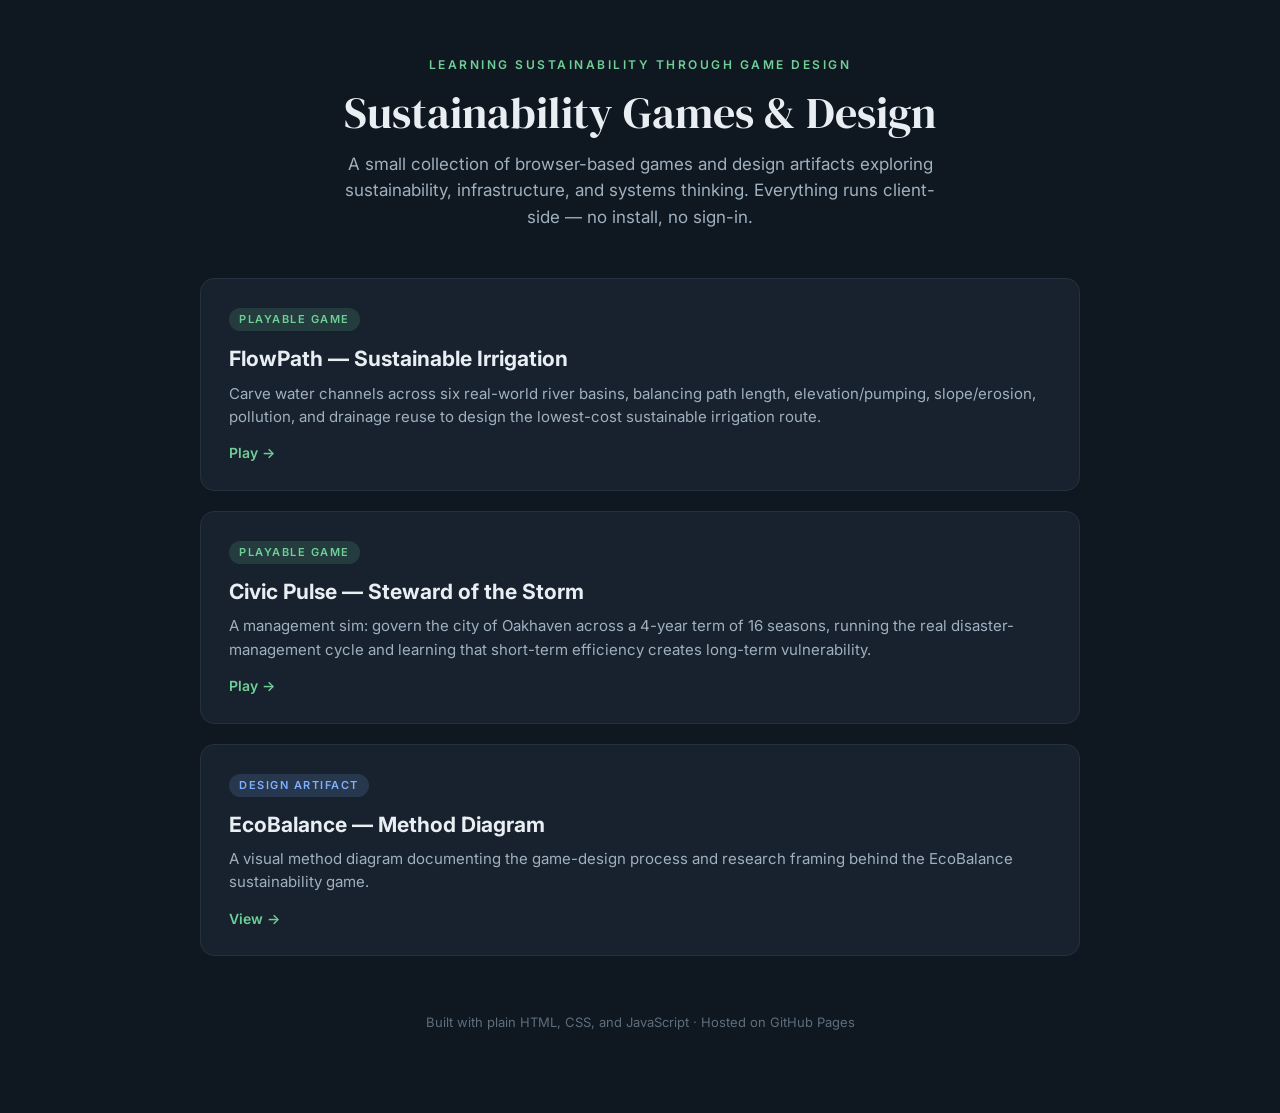
<file: index.html>
<!DOCTYPE html>
<html lang="en">
<head>
<meta charset="UTF-8">
<meta name="viewport" content="width=device-width, initial-scale=1.0">
<title>Sustainability Games &amp; Design</title>
<style>
  @import url('https://fonts.googleapis.com/css2?family=Inter:wght@300;400;500;600;700;800&family=DM+Serif+Display&display=swap');
  * { box-sizing: border-box; margin: 0; padding: 0; }
  body {
    background: #0f1720;
    color: #e9eef3;
    font-family: 'Inter', system-ui, sans-serif;
    min-height: 100vh;
    padding: 56px 20px 80px;
    line-height: 1.55;
  }
  .wrap { max-width: 880px; margin: 0 auto; }
  header { text-align: center; margin-bottom: 48px; }
  .eyebrow {
    font-size: 12px; font-weight: 600; letter-spacing: 2.5px;
    text-transform: uppercase; color: #6fcf97; margin-bottom: 14px;
  }
  h1 {
    font-family: 'DM Serif Display', serif; font-weight: 400;
    font-size: 44px; line-height: 1.1; margin-bottom: 14px;
  }
  .lede { color: #9fb0bf; font-size: 17px; max-width: 620px; margin: 0 auto; }
  .grid { display: grid; gap: 20px; }
  .card {
    display: block; text-decoration: none; color: inherit;
    background: #18222e; border: 1px solid #243140; border-radius: 14px;
    padding: 26px 28px; transition: transform .15s ease, border-color .15s ease, background .15s ease;
  }
  .card:hover { transform: translateY(-3px); border-color: #6fcf97; background: #1c2836; }
  .card-tag {
    display: inline-block; font-size: 11px; font-weight: 600; letter-spacing: 1.5px;
    text-transform: uppercase; padding: 3px 10px; border-radius: 999px; margin-bottom: 12px;
  }
  .tag-game { background: rgba(111,207,151,.15); color: #6fcf97; }
  .tag-design { background: rgba(127,176,255,.15); color: #7fb0ff; }
  .card h2 { font-size: 21px; font-weight: 700; margin-bottom: 6px; }
  .card p { color: #9fb0bf; font-size: 15px; }
  .card .go { margin-top: 14px; font-size: 14px; font-weight: 600; color: #6fcf97; }
  footer { margin-top: 56px; text-align: center; color: #5d6e7d; font-size: 13px; }
</style>
</head>
<body>
  <div class="wrap">
    <header>
      <div class="eyebrow">Learning Sustainability Through Game Design</div>
      <h1>Sustainability Games &amp; Design</h1>
      <p class="lede">A small collection of browser-based games and design artifacts exploring sustainability,
        infrastructure, and systems thinking. Everything runs client-side — no install, no sign-in.</p>
    </header>

    <div class="grid">
      <a class="card" href="Games_02/index.html">
        <span class="card-tag tag-game">Playable Game</span>
        <h2>FlowPath — Sustainable Irrigation</h2>
        <p>Carve water channels across six real-world river basins, balancing path length, elevation/pumping,
          slope/erosion, pollution, and drainage reuse to design the lowest-cost sustainable irrigation route.</p>
        <div class="go">Play →</div>
      </a>

      <a class="card" href="Games_02/civic-pulse/index.html">
        <span class="card-tag tag-game">Playable Game</span>
        <h2>Civic Pulse — Steward of the Storm</h2>
        <p>A management sim: govern the city of Oakhaven across a 4-year term of 16 seasons, running the real
          disaster-management cycle and learning that short-term efficiency creates long-term vulnerability.</p>
        <div class="go">Play →</div>
      </a>

      <a class="card" href="Games_01/Method_Diagram_EcoBalance.html">
        <span class="card-tag tag-design">Design Artifact</span>
        <h2>EcoBalance — Method Diagram</h2>
        <p>A visual method diagram documenting the game-design process and research framing behind the
          EcoBalance sustainability game.</p>
        <div class="go">View →</div>
      </a>
    </div>

    <footer>Built with plain HTML, CSS, and JavaScript · Hosted on GitHub Pages</footer>
  </div>
</body>
</html>
</file>
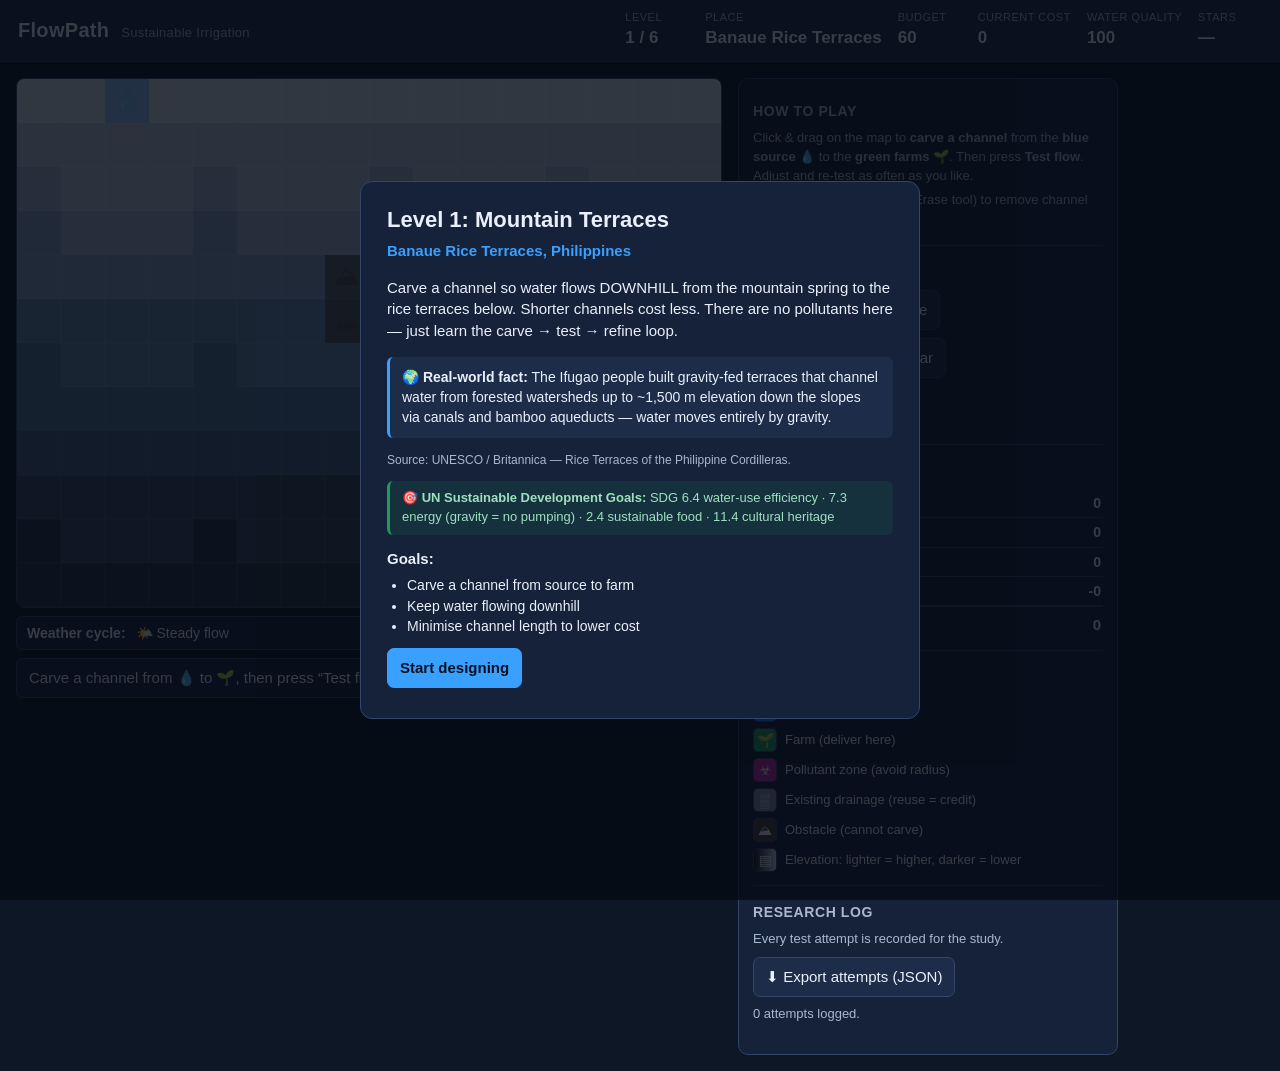
<file: Games_02/index.html>
<!DOCTYPE html>
<html lang="en">
<head>
<meta charset="utf-8">
<meta name="viewport" content="width=device-width, initial-scale=1">
<title>FlowPath — Sustainable Irrigation</title>
<link rel="stylesheet" href="css/style.css">
</head>
<body>
<header id="hud">
  <div class="hud-title">FlowPath <span class="sub">Sustainable Irrigation</span></div>
  <div class="hud-stats">
    <div class="stat"><span class="label">Level</span><span id="hud-level">1 / 6</span></div>
    <div class="stat"><span class="label">Place</span><span id="hud-place">—</span></div>
    <div class="stat"><span class="label">Budget</span><span id="hud-budget">0</span></div>
    <div class="stat"><span class="label">Current cost</span><span id="hud-cost">0</span></div>
    <div class="stat"><span class="label">Water quality</span><span id="hud-quality">100</span></div>
    <div class="stat"><span class="label">Stars</span><span id="hud-stars">—</span></div>
  </div>
</header>

<main>
  <section id="stage">
    <canvas id="map" width="704" height="528" aria-label="Irrigation map. Carve a water path from the source to the farms." role="img" tabindex="0"></canvas>
    <div id="weather-bar" aria-live="polite"></div>
    <div id="message" role="status" aria-live="polite"></div>
  </section>

  <aside id="panel">
    <div class="panel-block">
      <h2>How to play</h2>
      <p class="hint">Click &amp; drag on the map to <b>carve a channel</b> from the <b>blue source</b> 💧 to the <b>green farms</b> 🌱. Then press <b>Test flow</b>. Adjust and re-test as often as you like.</p>
      <p class="hint">Right-click (or drag with the Erase tool) to remove channel tiles.</p>
    </div>

    <div class="panel-block">
      <h2>Tools</h2>
      <div class="btn-row">
        <button id="tool-carve" class="tool active">✏️ Carve</button>
        <button id="tool-erase" class="tool">🧽 Erase</button>
      </div>
      <div class="btn-row">
        <button id="btn-test" class="primary">▶ Test flow</button>
        <button id="btn-clear">↺ Clear</button>
      </div>
      <div class="btn-row">
        <button id="btn-prev">◀ Prev</button>
        <button id="btn-next">Next ▶</button>
      </div>
    </div>

    <div class="panel-block">
      <h2>Cost breakdown</h2>
      <table id="cost-table">
        <tr><td>Channel length</td><td id="c-length">0</td></tr>
        <tr><td>Pumping (uphill lift)</td><td id="c-pump">0</td></tr>
        <tr><td>Lining (steep segments)</td><td id="c-line">0</td></tr>
        <tr><td>Drainage reuse credit</td><td id="c-reuse">0</td></tr>
        <tr class="total"><td>Total cost</td><td id="c-total">0</td></tr>
      </table>
    </div>

    <div class="panel-block">
      <h2>Legend</h2>
      <ul id="legend">
        <li><span class="chip src">💧</span> Water source</li>
        <li><span class="chip sink">🌱</span> Farm (deliver here)</li>
        <li><span class="chip poll">☣</span> Pollutant zone (avoid radius)</li>
        <li><span class="chip drain">▒</span> Existing drainage (reuse = credit)</li>
        <li><span class="chip obs">⛰</span> Obstacle (cannot carve)</li>
        <li><span class="chip elev">▤</span> Elevation: lighter = higher, darker = lower</li>
      </ul>
    </div>

    <div class="panel-block">
      <h2>Research log</h2>
      <p class="hint">Every test attempt is recorded for the study.</p>
      <div class="btn-row">
        <button id="btn-export">⬇ Export attempts (JSON)</button>
      </div>
      <p class="hint" id="log-count">0 attempts logged.</p>
    </div>
  </aside>
</main>

<!-- Level intro / result modal -->
<div id="modal" class="hidden" role="dialog" aria-modal="true">
  <div class="modal-card">
    <h2 id="modal-title">Level</h2>
    <p id="modal-place" class="modal-place"></p>
    <p id="modal-body"></p>
    <p id="modal-fact" class="fact"></p>
    <p id="modal-source" class="source"></p>
    <p id="modal-sdg" class="sdg"></p>
    <div id="modal-objectives"></div>
    <div class="btn-row">
      <button id="modal-go" class="primary">Start</button>
    </div>
  </div>
</div>

<!-- No ES modules: plain scripts so the game runs from file:// by double-clicking index.html -->
<script src="js/levels.js"></script>
<script src="js/grid.js"></script>
<script src="js/simulation.js"></script>
<script src="js/telemetry.js"></script>
<script src="js/ui.js"></script>
<script src="js/main.js"></script>
</body>
</html>
</file>
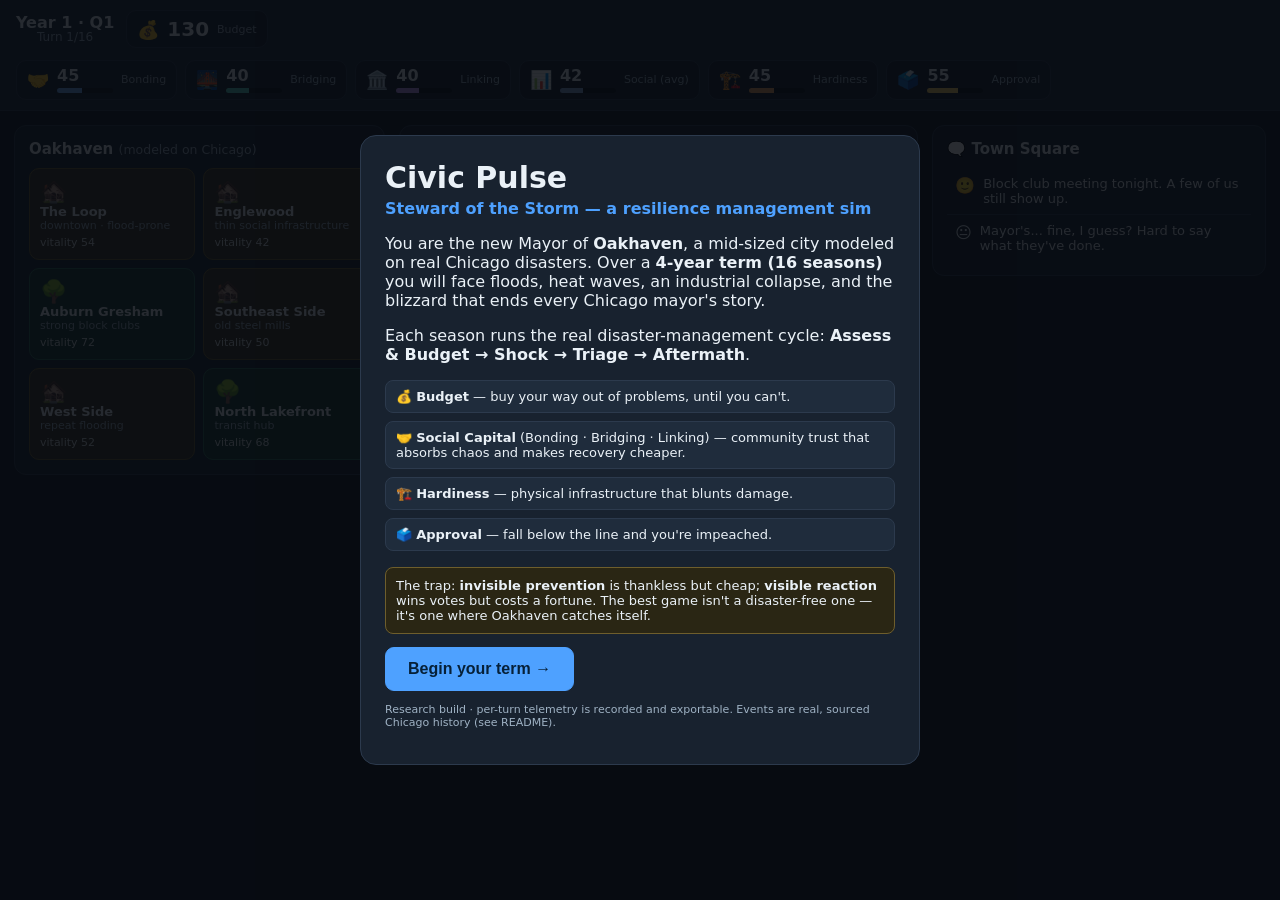
<file: Games_02/civic-pulse/index.html>
<!DOCTYPE html>
<html lang="en">
<head>
  <meta charset="utf-8" />
  <meta name="viewport" content="width=device-width, initial-scale=1" />
  <title>Civic Pulse — Steward of the Storm</title>
  <link rel="stylesheet" href="css/style.css" />
</head>
<body>

  <!-- decorative seasonal weather layer (pointer-events:none) -->
  <div id="weather" class="weather-layer"></div>

  <!-- Intro / briefing modal -->
  <div id="modal" class="modal">
    <div class="modal-card">
      <h1>Civic Pulse</h1>
      <p class="tagline">Steward of the Storm — a resilience management sim</p>
      <p>You are the new Mayor of <b>Oakhaven</b>, a mid-sized city modeled on real
         Chicago disasters. Over a <b>4-year term (16 seasons)</b> you will face floods,
         heat waves, an industrial collapse, and the blizzard that ends every Chicago
         mayor's story.</p>
      <p>Each season runs the real disaster-management cycle:
         <b>Assess &amp; Budget → Shock → Triage → Aftermath</b>.</p>
      <ul class="brief">
        <li>💰 <b>Budget</b> — buy your way out of problems, until you can't.</li>
        <li>🤝 <b>Social Capital</b> (Bonding · Bridging · Linking) — community trust that
            absorbs chaos and makes recovery cheaper.</li>
        <li>🏗️ <b>Hardiness</b> — physical infrastructure that blunts damage.</li>
        <li>🗳️ <b>Approval</b> — fall below the line and you're impeached.</li>
      </ul>
      <p class="warn-text">The trap: <b>invisible prevention</b> is thankless but cheap;
         <b>visible reaction</b> wins votes but costs a fortune. The best game isn't a
         disaster-free one — it's one where Oakhaven catches itself.</p>
      <button id="beginBtn" class="primary big">Begin your term →</button>
      <p class="footnote">Research build · per-turn telemetry is recorded and exportable.
         Events are real, sourced Chicago history (see README).</p>
    </div>
  </div>

  <header id="hud"></header>

  <main id="game">
    <section id="map" class="col"></section>
    <section id="panel" class="col panel"></section>
    <aside id="townsquare" class="col"></aside>
  </main>

  <!-- load order matters (plain scripts, no modules, so double-click works) -->
  <script src="js/balance.js"></script>
  <script src="js/events.js"></script>
  <script src="js/telemetry.js"></script>
  <script src="js/state.js"></script>
  <script src="js/engine.js"></script>
  <script src="js/ui.js"></script>
  <script src="js/effects.js"></script>
  <script src="js/main.js"></script>
</body>
</html>
</file>
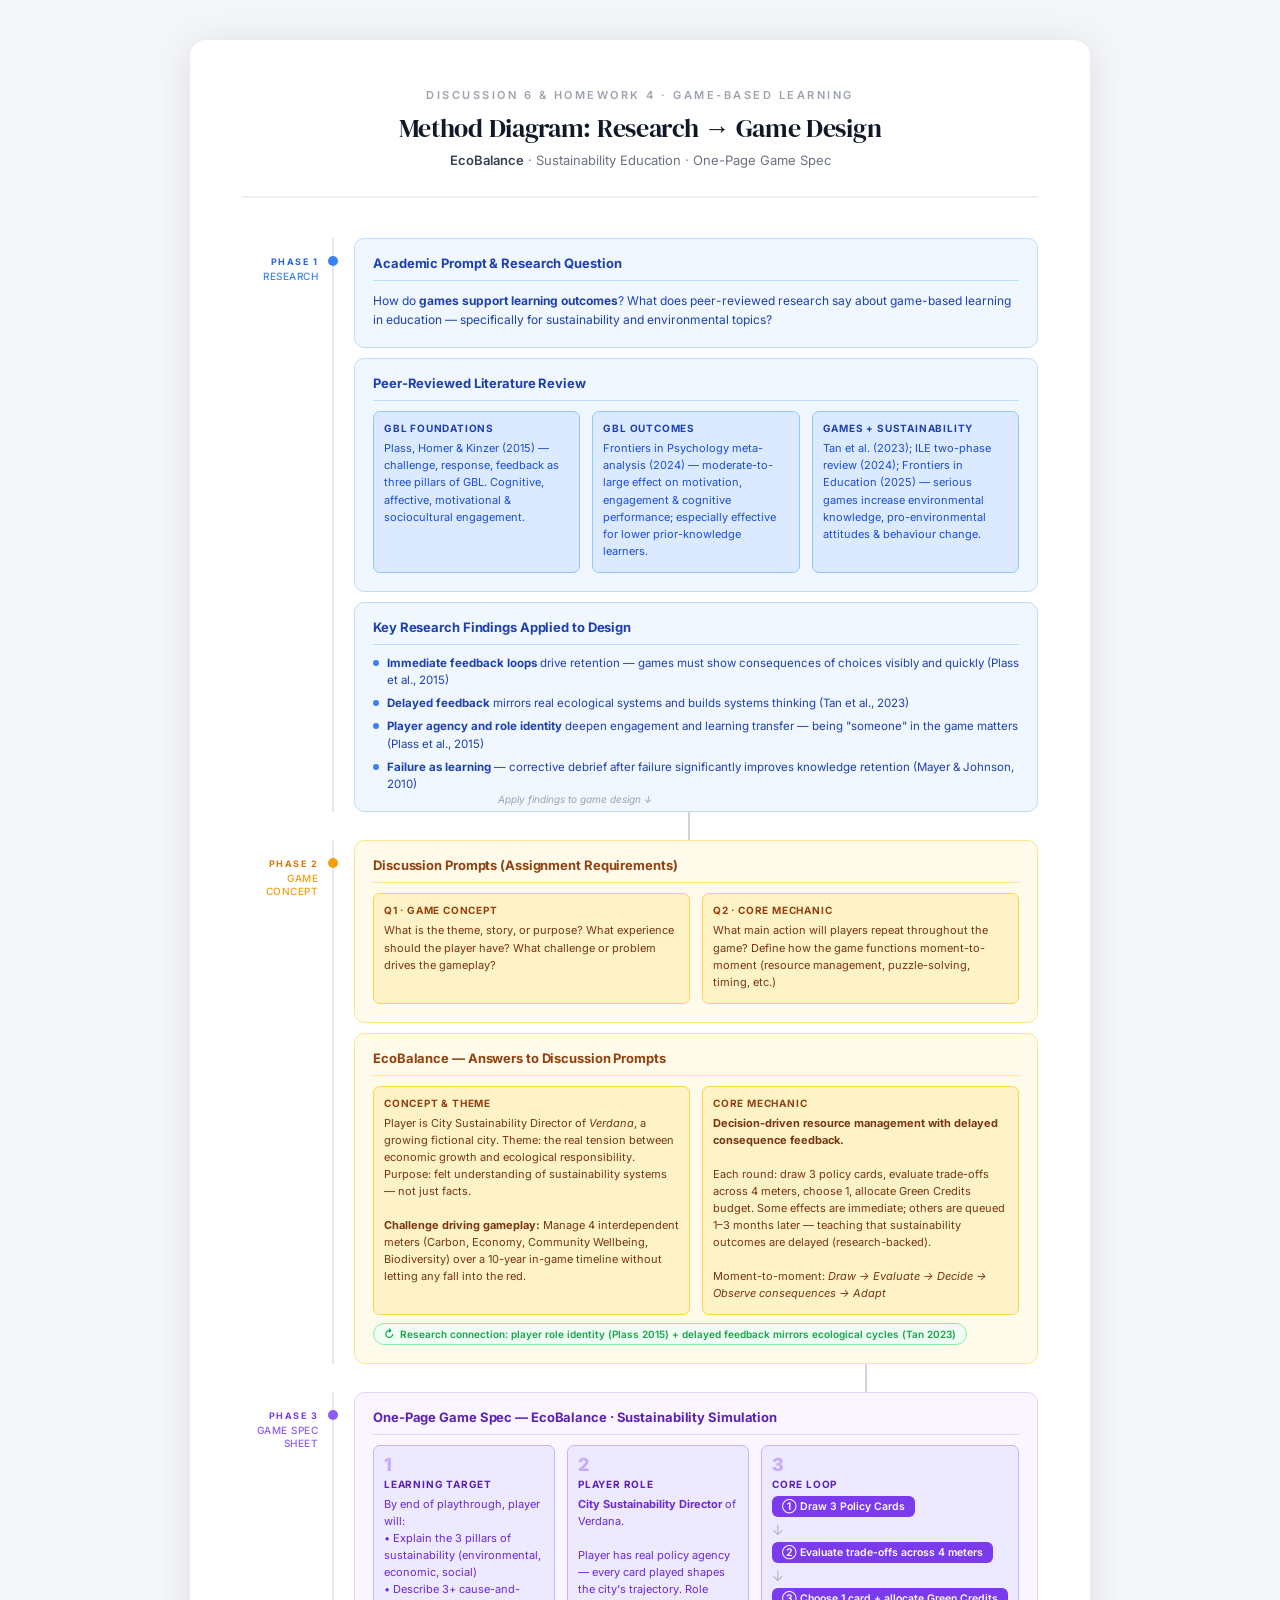
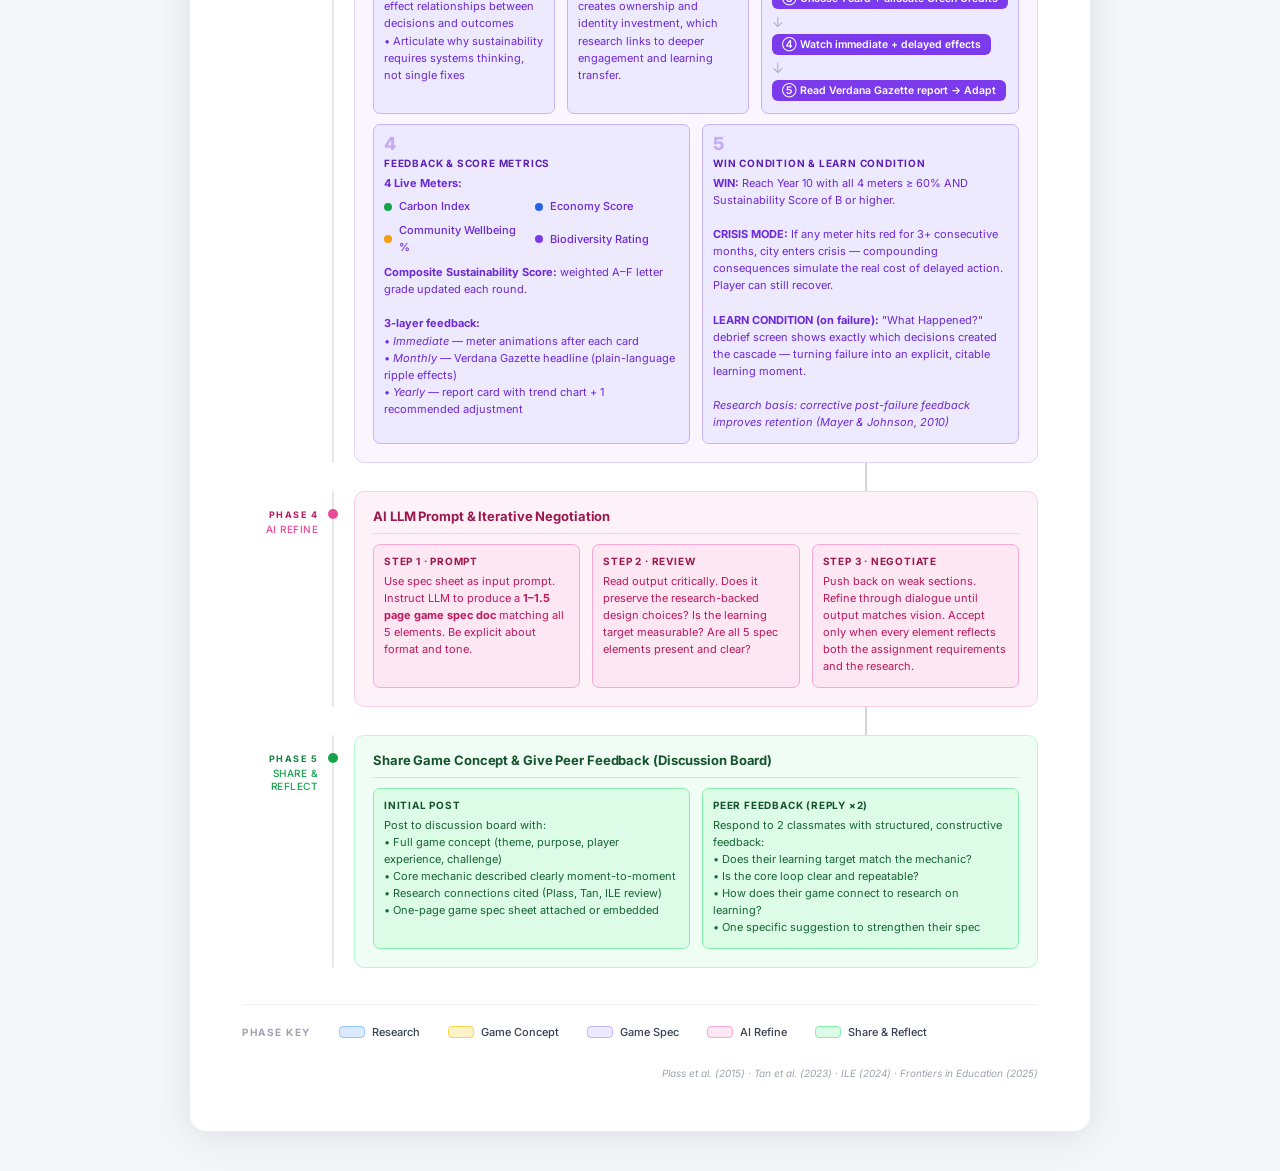
<file: Games_01/Method_Diagram_EcoBalance.html>
<!DOCTYPE html>
<html lang="en">
<head>
<meta charset="UTF-8">
<meta name="viewport" content="width=device-width, initial-scale=1.0">
<title>Method Diagram — EcoBalance Game Design</title>
<style>
  @import url('https://fonts.googleapis.com/css2?family=Inter:wght@300;400;500;600;700;800&family=DM+Serif+Display&display=swap');

  * { box-sizing: border-box; margin: 0; padding: 0; }

  body {
    background: #f4f6f9;
    font-family: 'Inter', system-ui, sans-serif;
    display: flex;
    justify-content: center;
    align-items: flex-start;
    min-height: 100vh;
    padding: 40px 20px;
  }

  .page {
    width: 900px;
    background: #ffffff;
    border-radius: 16px;
    box-shadow: 0 4px 40px rgba(0,0,0,0.10);
    padding: 48px 52px 52px;
  }

  /* ── HEADER ── */
  .header {
    text-align: center;
    margin-bottom: 40px;
    padding-bottom: 28px;
    border-bottom: 2px solid #f0f0f2;
  }
  .header-eyebrow {
    font-size: 11px;
    font-weight: 600;
    letter-spacing: 2.5px;
    text-transform: uppercase;
    color: #9ca3af;
    margin-bottom: 8px;
  }
  .header-title {
    font-family: 'DM Serif Display', Georgia, serif;
    font-size: 26px;
    color: #111827;
    margin-bottom: 6px;
    letter-spacing: -0.3px;
  }
  .header-sub {
    font-size: 13px;
    color: #6b7280;
    font-weight: 400;
  }
  .header-sub strong { color: #374151; font-weight: 600; }

  /* ── PHASE STRUCTURE ── */
  .phase-row {
    display: flex;
    align-items: flex-start;
    gap: 0;
    margin-bottom: 0;
  }

  /* Left phase label */
  .phase-label {
    width: 90px;
    flex-shrink: 0;
    padding-top: 18px;
    padding-right: 14px;
    display: flex;
    flex-direction: column;
    align-items: flex-end;
    gap: 3px;
  }
  .phase-num {
    font-size: 9px;
    font-weight: 700;
    letter-spacing: 1.5px;
    text-transform: uppercase;
  }
  .phase-name {
    font-size: 10px;
    font-weight: 500;
    text-transform: uppercase;
    letter-spacing: 0.5px;
    text-align: right;
    line-height: 1.3;
  }

  /* Connector line running down left side */
  .phase-line {
    width: 2px;
    background: #e5e7eb;
    margin-right: 20px;
    flex-shrink: 0;
    align-self: stretch;
    border-radius: 2px;
    position: relative;
  }
  .phase-line::before {
    content: '';
    position: absolute;
    top: 18px;
    left: -4px;
    width: 10px;
    height: 10px;
    border-radius: 50%;
    background: currentColor;
  }

  /* Box content area */
  .phase-content {
    flex: 1;
    padding-bottom: 0;
  }

  /* Arrow between phases */
  .arrow-row {
    display: flex;
    align-items: center;
    margin: 0;
    padding-left: 112px;
  }
  .arrow-shaft {
    width: 2px;
    height: 28px;
    background: #d1d5db;
    margin-left: 50%;
    transform: translateX(-50%);
  }
  .arrow-label {
    font-size: 10px;
    color: #9ca3af;
    font-style: italic;
    margin-left: 16px;
    margin-top: -14px;
  }

  /* ── PHASE BOXES ── */
  .box {
    border-radius: 10px;
    border: 1.5px solid;
    padding: 16px 18px 18px;
    margin-bottom: 0;
    position: relative;
  }
  .box-title {
    font-size: 13px;
    font-weight: 700;
    margin-bottom: 10px;
    padding-bottom: 9px;
    border-bottom: 1px solid;
    letter-spacing: -0.1px;
  }

  /* Grid layouts inside boxes */
  .cols-3 { display: grid; grid-template-columns: 1fr 1fr 1fr; gap: 12px; }
  .cols-2 { display: grid; grid-template-columns: 1fr 1fr; gap: 12px; }
  .cols-5 { display: grid; grid-template-columns: 1fr 1fr 1fr 1fr 1fr; gap: 8px; }

  .col-cell {
    padding: 10px 10px 12px;
    border-radius: 7px;
    border: 1px solid;
  }
  .col-cell-num {
    font-size: 18px;
    font-weight: 800;
    line-height: 1;
    margin-bottom: 4px;
    opacity: 0.35;
  }
  .col-cell-label {
    font-size: 10px;
    font-weight: 700;
    text-transform: uppercase;
    letter-spacing: 0.8px;
    margin-bottom: 6px;
  }
  .col-cell-body {
    font-size: 11px;
    line-height: 1.55;
    font-weight: 400;
  }

  /* Single-column text block */
  .text-block {
    font-size: 12px;
    line-height: 1.6;
    color: inherit;
  }

  /* Research citation list */
  .cite-list {
    display: flex;
    flex-direction: column;
    gap: 6px;
  }
  .cite-item {
    display: flex;
    gap: 8px;
    align-items: flex-start;
    font-size: 11.5px;
    line-height: 1.5;
  }
  .cite-dot {
    width: 6px;
    height: 6px;
    border-radius: 50%;
    flex-shrink: 0;
    margin-top: 5px;
  }

  /* Loop step pills */
  .loop-pills {
    display: flex;
    align-items: center;
    flex-wrap: wrap;
    gap: 6px;
    margin-top: 6px;
  }
  .loop-pill {
    font-size: 11px;
    font-weight: 600;
    padding: 5px 12px;
    border-radius: 20px;
    white-space: nowrap;
  }
  .loop-arrow {
    font-size: 14px;
    color: #9ca3af;
    font-weight: 300;
  }

  /* Metrics grid */
  .metrics-grid {
    display: grid;
    grid-template-columns: 1fr 1fr;
    gap: 7px;
  }
  .metric-item {
    display: flex;
    align-items: center;
    gap: 7px;
    font-size: 11px;
    font-weight: 500;
  }
  .metric-dot {
    width: 8px;
    height: 8px;
    border-radius: 50%;
    flex-shrink: 0;
  }

  /* ── PHASE COLOR THEMES ── */

  /* Phase 1 — Research (Blue) */
  .p1-label .phase-num  { color: #2563eb; }
  .p1-label .phase-name { color: #3b82f6; }
  .p1-line { color: #93c5fd; }
  .p1-line::before { background: #3b82f6; }
  .box-p1 { background: #f0f7ff; border-color: #bfdbfe; }
  .box-p1 .box-title { color: #1e40af; border-bottom-color: #bfdbfe; }
  .box-p1 .col-cell { background: #dbeafe; border-color: #93c5fd; }
  .box-p1 .col-cell-label { color: #1e40af; }
  .box-p1 .col-cell-body { color: #1d4ed8; }
  .box-p1 .col-cell-num { color: #1e40af; }
  .box-p1 .cite-dot { background: #3b82f6; }
  .box-p1 .cite-item { color: #1e40af; }

  /* Phase 2 — Concept (Amber) */
  .p2-label .phase-num  { color: #d97706; }
  .p2-label .phase-name { color: #f59e0b; }
  .p2-line { color: #fcd34d; }
  .p2-line::before { background: #f59e0b; }
  .box-p2 { background: #fffbeb; border-color: #fde68a; }
  .box-p2 .box-title { color: #92400e; border-bottom-color: #fde68a; }
  .box-p2 .col-cell { background: #fef3c7; border-color: #fcd34d; }
  .box-p2 .col-cell-label { color: #92400e; }
  .box-p2 .col-cell-body { color: #78350f; }
  .box-p2 .col-cell-num { color: #b45309; }

  /* Phase 3 — Spec (Purple) */
  .p3-label .phase-num  { color: #7c3aed; }
  .p3-label .phase-name { color: #8b5cf6; }
  .p3-line { color: #c4b5fd; }
  .p3-line::before { background: #8b5cf6; }
  .box-p3 { background: #faf5ff; border-color: #ddd6fe; }
  .box-p3 .box-title { color: #5b21b6; border-bottom-color: #ddd6fe; }
  .box-p3 .col-cell { background: #ede9fe; border-color: #c4b5fd; }
  .box-p3 .col-cell-label { color: #5b21b6; }
  .box-p3 .col-cell-body { color: #6d28d9; }
  .box-p3 .col-cell-num { color: #7c3aed; }
  .box-p3 .loop-pill { background: #7c3aed; color: #ffffff; }

  /* Phase 4 — AI Refine (Pink) */
  .p4-label .phase-num  { color: #be185d; }
  .p4-label .phase-name { color: #ec4899; }
  .p4-line { color: #f9a8d4; }
  .p4-line::before { background: #ec4899; }
  .box-p4 { background: #fdf2f8; border-color: #fbcfe8; }
  .box-p4 .box-title { color: #9d174d; border-bottom-color: #fbcfe8; }
  .box-p4 .col-cell { background: #fce7f3; border-color: #f9a8d4; }
  .box-p4 .col-cell-label { color: #9d174d; }
  .box-p4 .col-cell-body { color: #be185d; }
  .box-p4 .col-cell-num { color: #db2777; }

  /* Phase 5 — Share (Green) */
  .p5-label .phase-num  { color: #15803d; }
  .p5-label .phase-name { color: #16a34a; }
  .p5-line { color: #86efac; }
  .p5-line::before { background: #16a34a; }
  .box-p5 { background: #f0fdf4; border-color: #bbf7d0; }
  .box-p5 .box-title { color: #14532d; border-bottom-color: #bbf7d0; }
  .box-p5 .col-cell { background: #dcfce7; border-color: #86efac; }
  .box-p5 .col-cell-label { color: #14532d; }
  .box-p5 .col-cell-body { color: #166534; }
  .box-p5 .col-cell-num { color: #16a34a; }

  /* ── LEGEND ── */
  .legend {
    margin-top: 36px;
    padding-top: 20px;
    border-top: 1.5px solid #f0f0f2;
    display: flex;
    gap: 28px;
    flex-wrap: wrap;
    align-items: center;
  }
  .legend-title {
    font-size: 10px;
    font-weight: 700;
    text-transform: uppercase;
    letter-spacing: 1.5px;
    color: #9ca3af;
  }
  .legend-item {
    display: flex;
    align-items: center;
    gap: 7px;
    font-size: 11px;
    color: #374151;
    font-weight: 500;
  }
  .legend-chip {
    width: 26px;
    height: 12px;
    border-radius: 4px;
  }

  /* ── WIN CONDITION ── */
  .win-box {
    margin-top: 10px;
    background: #f0fdf4;
    border: 1.5px solid #86efac;
    border-radius: 8px;
    padding: 12px 16px;
    font-size: 12px;
    color: #166534;
    line-height: 1.6;
  }
  .win-box strong { color: #14532d; font-weight: 700; }

  /* research connects badge */
  .research-badge {
    display: inline-flex;
    align-items: center;
    gap: 5px;
    background: #f0fdf4;
    border: 1px solid #86efac;
    border-radius: 20px;
    padding: 3px 10px;
    font-size: 10px;
    font-weight: 600;
    color: #16a34a;
    margin-top: 8px;
  }
  .research-badge::before {
    content: '↻';
    font-size: 11px;
  }
</style>
</head>
<body>
<div class="page">

  <!-- HEADER -->
  <div class="header">
    <div class="header-eyebrow">Discussion 6 &amp; Homework 4 · Game-Based Learning</div>
    <div class="header-title">Method Diagram: Research → Game Design</div>
    <div class="header-sub"><strong>EcoBalance</strong> · Sustainability Education · One-Page Game Spec</div>
  </div>

  <!-- ══════════════════════════════════════════
       PHASE 1 — RESEARCH
  ══════════════════════════════════════════ -->
  <div class="phase-row">
    <div class="phase-label p1-label">
      <span class="phase-num">Phase 1</span>
      <span class="phase-name">Research</span>
    </div>
    <div class="phase-line p1-line"></div>
    <div class="phase-content">

      <!-- Box 1a: Starting Question -->
      <div class="box box-p1" style="margin-bottom:10px;">
        <div class="box-title">Academic Prompt &amp; Research Question</div>
        <div class="text-block" style="color:#1e40af;">
          How do <strong>games support learning outcomes</strong>? What does peer-reviewed research say about game-based learning in education — specifically for sustainability and environmental topics?
        </div>
      </div>

      <!-- Box 1b: Literature -->
      <div class="box box-p1" style="margin-bottom:10px;">
        <div class="box-title">Peer-Reviewed Literature Review</div>
        <div class="cols-3">
          <div class="col-cell">
            <div class="col-cell-label">GBL Foundations</div>
            <div class="col-cell-body">Plass, Homer &amp; Kinzer (2015) — challenge, response, feedback as three pillars of GBL. Cognitive, affective, motivational &amp; sociocultural engagement.</div>
          </div>
          <div class="col-cell">
            <div class="col-cell-label">GBL Outcomes</div>
            <div class="col-cell-body">Frontiers in Psychology meta-analysis (2024) — moderate-to-large effect on motivation, engagement &amp; cognitive performance; especially effective for lower prior-knowledge learners.</div>
          </div>
          <div class="col-cell">
            <div class="col-cell-label">Games + Sustainability</div>
            <div class="col-cell-body">Tan et al. (2023); ILE two-phase review (2024); Frontiers in Education (2025) — serious games increase environmental knowledge, pro-environmental attitudes &amp; behaviour change.</div>
          </div>
        </div>
      </div>

      <!-- Box 1c: Key Findings -->
      <div class="box box-p1">
        <div class="box-title">Key Research Findings Applied to Design</div>
        <div class="cite-list">
          <div class="cite-item">
            <div class="cite-dot"></div>
            <span><strong>Immediate feedback loops</strong> drive retention — games must show consequences of choices visibly and quickly (Plass et al., 2015)</span>
          </div>
          <div class="cite-item">
            <div class="cite-dot"></div>
            <span><strong>Delayed feedback</strong> mirrors real ecological systems and builds systems thinking (Tan et al., 2023)</span>
          </div>
          <div class="cite-item">
            <div class="cite-dot"></div>
            <span><strong>Player agency and role identity</strong> deepen engagement and learning transfer — being "someone" in the game matters (Plass et al., 2015)</span>
          </div>
          <div class="cite-item">
            <div class="cite-dot"></div>
            <span><strong>Failure as learning</strong> — corrective debrief after failure significantly improves knowledge retention (Mayer &amp; Johnson, 2010)</span>
          </div>
        </div>
      </div>

    </div>
  </div>

  <!-- ARROW -->
  <div class="arrow-row">
    <div style="flex:1; display:flex; flex-direction:column; align-items:center; padding: 0 0 0 0;">
      <div class="arrow-shaft"></div>
    </div>
    <div class="arrow-label" style="position:relative; left:-320px; top:-20px; width:220px;">Apply findings to game design ↓</div>
  </div>

  <!-- ══════════════════════════════════════════
       PHASE 2 — GAME CONCEPT
  ══════════════════════════════════════════ -->
  <div class="phase-row">
    <div class="phase-label p2-label">
      <span class="phase-num">Phase 2</span>
      <span class="phase-name">Game Concept</span>
    </div>
    <div class="phase-line p2-line"></div>
    <div class="phase-content">

      <!-- Box: Discussion Prompts -->
      <div class="box box-p2" style="margin-bottom:10px;">
        <div class="box-title">Discussion Prompts (Assignment Requirements)</div>
        <div class="cols-2">
          <div class="col-cell">
            <div class="col-cell-label">Q1 · Game Concept</div>
            <div class="col-cell-body">What is the theme, story, or purpose? What experience should the player have? What challenge or problem drives the gameplay?</div>
          </div>
          <div class="col-cell">
            <div class="col-cell-label">Q2 · Core Mechanic</div>
            <div class="col-cell-body">What main action will players repeat throughout the game? Define how the game functions moment-to-moment (resource management, puzzle-solving, timing, etc.)</div>
          </div>
        </div>
      </div>

      <!-- Box: Concept Answers -->
      <div class="box box-p2">
        <div class="box-title">EcoBalance — Answers to Discussion Prompts</div>
        <div class="cols-2">
          <div class="col-cell">
            <div class="col-cell-label">Concept &amp; Theme</div>
            <div class="col-cell-body">
              Player is City Sustainability Director of <em>Verdana</em>, a growing fictional city. Theme: the real tension between economic growth and ecological responsibility. Purpose: felt understanding of sustainability systems — not just facts.
              <br><br>
              <strong>Challenge driving gameplay:</strong> Manage 4 interdependent meters (Carbon, Economy, Community Wellbeing, Biodiversity) over a 10-year in-game timeline without letting any fall into the red.
            </div>
          </div>
          <div class="col-cell">
            <div class="col-cell-label">Core Mechanic</div>
            <div class="col-cell-body">
              <strong>Decision-driven resource management with delayed consequence feedback.</strong>
              <br><br>
              Each round: draw 3 policy cards, evaluate trade-offs across 4 meters, choose 1, allocate Green Credits budget. Some effects are immediate; others are queued 1–3 months later — teaching that sustainability outcomes are delayed (research-backed).
              <br><br>
              Moment-to-moment: <em>Draw → Evaluate → Decide → Observe consequences → Adapt</em>
            </div>
          </div>
        </div>
        <div class="research-badge">Research connection: player role identity (Plass 2015) + delayed feedback mirrors ecological cycles (Tan 2023)</div>
      </div>

    </div>
  </div>

  <!-- ARROW -->
  <div class="arrow-row">
    <div style="flex:1; display:flex; flex-direction:column; align-items:center;">
      <div class="arrow-shaft"></div>
    </div>
  </div>

  <!-- ══════════════════════════════════════════
       PHASE 3 — ONE-PAGE GAME SPEC
  ══════════════════════════════════════════ -->
  <div class="phase-row">
    <div class="phase-label p3-label">
      <span class="phase-num">Phase 3</span>
      <span class="phase-name">Game Spec Sheet</span>
    </div>
    <div class="phase-line p3-line"></div>
    <div class="phase-content">

      <div class="box box-p3">
        <div class="box-title">One-Page Game Spec — EcoBalance · Sustainability Simulation</div>

        <!-- 5 spec elements in 2 rows: 3 top + 2 bottom -->
        <div class="cols-3" style="margin-bottom:10px;">

          <div class="col-cell">
            <div class="col-cell-num">1</div>
            <div class="col-cell-label">Learning Target</div>
            <div class="col-cell-body">
              By end of playthrough, player will:<br>
              • Explain the 3 pillars of sustainability (environmental, economic, social)<br>
              • Describe 3+ cause-and-effect relationships between decisions and outcomes<br>
              • Articulate why sustainability requires systems thinking, not single fixes
            </div>
          </div>

          <div class="col-cell">
            <div class="col-cell-num">2</div>
            <div class="col-cell-label">Player Role</div>
            <div class="col-cell-body">
              <strong>City Sustainability Director</strong> of Verdana.<br><br>
              Player has real policy agency — every card played shapes the city's trajectory. Role creates ownership and identity investment, which research links to deeper engagement and learning transfer.
            </div>
          </div>

          <div class="col-cell">
            <div class="col-cell-num">3</div>
            <div class="col-cell-label">Core Loop</div>
            <div class="loop-pills" style="flex-direction:column; align-items:flex-start; gap:4px;">
              <div class="loop-pill" style="background:#7c3aed; color:#fff; border-radius:6px; padding:4px 10px; font-size:10.5px;">① Draw 3 Policy Cards</div>
              <div class="loop-arrow">↓</div>
              <div class="loop-pill" style="background:#7c3aed; color:#fff; border-radius:6px; padding:4px 10px; font-size:10.5px;">② Evaluate trade-offs across 4 meters</div>
              <div class="loop-arrow">↓</div>
              <div class="loop-pill" style="background:#7c3aed; color:#fff; border-radius:6px; padding:4px 10px; font-size:10.5px;">③ Choose 1 card + allocate Green Credits</div>
              <div class="loop-arrow">↓</div>
              <div class="loop-pill" style="background:#7c3aed; color:#fff; border-radius:6px; padding:4px 10px; font-size:10.5px;">④ Watch immediate + delayed effects</div>
              <div class="loop-arrow">↓</div>
              <div class="loop-pill" style="background:#7c3aed; color:#fff; border-radius:6px; padding:4px 10px; font-size:10.5px;">⑤ Read Verdana Gazette report → Adapt</div>
            </div>
          </div>

        </div>

        <div class="cols-2">

          <div class="col-cell">
            <div class="col-cell-num">4</div>
            <div class="col-cell-label">Feedback &amp; Score Metrics</div>
            <div class="col-cell-body">
              <strong>4 Live Meters:</strong>
              <div class="metrics-grid" style="margin-top:6px; margin-bottom:8px;">
                <div class="metric-item"><div class="metric-dot" style="background:#16a34a;"></div> Carbon Index</div>
                <div class="metric-item"><div class="metric-dot" style="background:#2563eb;"></div> Economy Score</div>
                <div class="metric-item"><div class="metric-dot" style="background:#f59e0b;"></div> Community Wellbeing %</div>
                <div class="metric-item"><div class="metric-dot" style="background:#7c3aed;"></div> Biodiversity Rating</div>
              </div>
              <strong>Composite Sustainability Score:</strong> weighted A–F letter grade updated each round.<br><br>
              <strong>3-layer feedback:</strong><br>
              • <em>Immediate</em> — meter animations after each card<br>
              • <em>Monthly</em> — Verdana Gazette headline (plain-language ripple effects)<br>
              • <em>Yearly</em> — report card with trend chart + 1 recommended adjustment
            </div>
          </div>

          <div class="col-cell">
            <div class="col-cell-num">5</div>
            <div class="col-cell-label">Win Condition &amp; Learn Condition</div>
            <div class="col-cell-body">
              <strong>WIN:</strong> Reach Year 10 with all 4 meters ≥ 60% AND Sustainability Score of B or higher.<br><br>
              <strong>CRISIS MODE:</strong> If any meter hits red for 3+ consecutive months, city enters crisis — compounding consequences simulate the real cost of delayed action. Player can still recover.<br><br>
              <strong>LEARN CONDITION (on failure):</strong> "What Happened?" debrief screen shows exactly which decisions created the cascade — turning failure into an explicit, citable learning moment.<br><br>
              <em>Research basis: corrective post-failure feedback improves retention (Mayer &amp; Johnson, 2010)</em>
            </div>
          </div>

        </div>
      </div>

    </div>
  </div>

  <!-- ARROW -->
  <div class="arrow-row">
    <div style="flex:1; display:flex; flex-direction:column; align-items:center;">
      <div class="arrow-shaft"></div>
    </div>
  </div>

  <!-- ══════════════════════════════════════════
       PHASE 4 — AI NEGOTIATION
  ══════════════════════════════════════════ -->
  <div class="phase-row">
    <div class="phase-label p4-label">
      <span class="phase-num">Phase 4</span>
      <span class="phase-name">AI Refine</span>
    </div>
    <div class="phase-line p4-line"></div>
    <div class="phase-content">

      <div class="box box-p4">
        <div class="box-title">AI LLM Prompt &amp; Iterative Negotiation</div>
        <div class="cols-3">
          <div class="col-cell">
            <div class="col-cell-label">Step 1 · Prompt</div>
            <div class="col-cell-body">Use spec sheet as input prompt. Instruct LLM to produce a <strong>1–1.5 page game spec doc</strong> matching all 5 elements. Be explicit about format and tone.</div>
          </div>
          <div class="col-cell">
            <div class="col-cell-label">Step 2 · Review</div>
            <div class="col-cell-body">Read output critically. Does it preserve the research-backed design choices? Is the learning target measurable? Are all 5 spec elements present and clear?</div>
          </div>
          <div class="col-cell">
            <div class="col-cell-label">Step 3 · Negotiate</div>
            <div class="col-cell-body">Push back on weak sections. Refine through dialogue until output matches vision. Accept only when every element reflects both the assignment requirements and the research.</div>
          </div>
        </div>
      </div>

    </div>
  </div>

  <!-- ARROW -->
  <div class="arrow-row">
    <div style="flex:1; display:flex; flex-direction:column; align-items:center;">
      <div class="arrow-shaft"></div>
    </div>
  </div>

  <!-- ══════════════════════════════════════════
       PHASE 5 — SHARE & PEER FEEDBACK
  ══════════════════════════════════════════ -->
  <div class="phase-row">
    <div class="phase-label p5-label">
      <span class="phase-num">Phase 5</span>
      <span class="phase-name">Share &amp; Reflect</span>
    </div>
    <div class="phase-line p5-line"></div>
    <div class="phase-content">

      <div class="box box-p5">
        <div class="box-title">Share Game Concept &amp; Give Peer Feedback (Discussion Board)</div>
        <div class="cols-2">
          <div class="col-cell">
            <div class="col-cell-label">Initial Post</div>
            <div class="col-cell-body">
              Post to discussion board with:<br>
              • Full game concept (theme, purpose, player experience, challenge)<br>
              • Core mechanic described clearly moment-to-moment<br>
              • Research connections cited (Plass, Tan, ILE review)<br>
              • One-page game spec sheet attached or embedded
            </div>
          </div>
          <div class="col-cell">
            <div class="col-cell-label">Peer Feedback (Reply ×2)</div>
            <div class="col-cell-body">
              Respond to 2 classmates with structured, constructive feedback:<br>
              • Does their learning target match the mechanic?<br>
              • Is the core loop clear and repeatable?<br>
              • How does their game connect to research on learning?<br>
              • One specific suggestion to strengthen their spec
            </div>
          </div>
        </div>
      </div>

    </div>
  </div>

  <!-- LEGEND -->
  <div class="legend">
    <span class="legend-title">Phase Key</span>
    <div class="legend-item"><div class="legend-chip" style="background:#dbeafe;border:1.5px solid #93c5fd;"></div> Research</div>
    <div class="legend-item"><div class="legend-chip" style="background:#fef3c7;border:1.5px solid #fcd34d;"></div> Game Concept</div>
    <div class="legend-item"><div class="legend-chip" style="background:#ede9fe;border:1.5px solid #c4b5fd;"></div> Game Spec</div>
    <div class="legend-item"><div class="legend-chip" style="background:#fce7f3;border:1.5px solid #f9a8d4;"></div> AI Refine</div>
    <div class="legend-item"><div class="legend-chip" style="background:#dcfce7;border:1.5px solid #86efac;"></div> Share &amp; Reflect</div>
    <div style="margin-left:auto; font-size:10px; color:#9ca3af; font-style:italic;">Plass et al. (2015) · Tan et al. (2023) · ILE (2024) · Frontiers in Education (2025)</div>
  </div>

</div>
</body>
</html>
</file>
<file: Games_02/css/style.css>
/* FlowPath — Sustainable Irrigation
   Colorblind-safe palette: meaning is never carried by color alone — icons,
   patterns, and text labels are always paired with color. Target WCAG AA text contrast. */

:root{
  --bg:#0e1726;
  --panel:#16223a;
  --panel-2:#1d2c49;
  --ink:#eaf0fa;
  --ink-dim:#a9b7d0;
  --line:#33456b;
  --accent:#3aa0ff;
  --source:#1f78ff;
  --sink:#1c9c5b;
  --pollutant:#c026a8;   /* magenta — distinct from red/green for CVD safety */
  --drain:#7a8aa8;
  --obstacle:#4a4036;
  --good:#2fa36b;
  --bad:#d8633a;         /* orange-red, paired with ✗ icon */
  --water:#36c5ff;
}

*{box-sizing:border-box;}
html,body{margin:0;padding:0;}
body{
  font-family:"Segoe UI",Calibri,Arial,sans-serif;
  background:var(--bg); color:var(--ink); font-size:15px; line-height:1.45;
}

#hud{
  display:flex; align-items:center; justify-content:space-between; flex-wrap:wrap;
  gap:10px; padding:10px 18px; background:var(--panel-2);
  border-bottom:1px solid var(--line);
}
.hud-title{font-size:20px; font-weight:700; letter-spacing:.3px;}
.hud-title .sub{font-size:13px; font-weight:400; color:var(--ink-dim); margin-left:6px;}
.hud-stats{display:flex; gap:16px; flex-wrap:wrap;}
.stat{display:flex; flex-direction:column; align-items:flex-start; min-width:64px;}
.stat .label{font-size:11px; text-transform:uppercase; letter-spacing:.5px; color:var(--ink-dim);}
.stat span:last-child{font-size:17px; font-weight:600;}

main{display:flex; gap:16px; padding:16px; align-items:flex-start; flex-wrap:wrap;}
#stage{position:relative;}
#map{
  background:#0b1220; border:1px solid var(--line); border-radius:8px;
  cursor:crosshair; display:block; touch-action:none;
}
#map:focus{outline:2px solid var(--accent); outline-offset:2px;}

#weather-bar{
  margin-top:8px; padding:6px 10px; min-height:30px; border-radius:6px;
  background:var(--panel); border:1px solid var(--line); font-size:14px;
  display:flex; align-items:center; gap:10px;
}
#message{
  margin-top:8px; padding:8px 12px; border-radius:6px; min-height:22px;
  background:var(--panel); border:1px solid var(--line);
}
#message.good{border-color:var(--good); color:#bdf3d6;}
#message.bad{border-color:var(--bad); color:#f6cdba;}

#panel{
  flex:1; min-width:300px; max-width:380px;
  background:var(--panel); border:1px solid var(--line); border-radius:10px; padding:6px 14px 14px;
}
.panel-block{padding:10px 0; border-bottom:1px solid var(--line);}
.panel-block:last-child{border-bottom:none;}
.panel-block h2{font-size:14px; text-transform:uppercase; letter-spacing:.6px; color:var(--ink-dim); margin:6px 0 8px;}
.hint{font-size:13px; color:var(--ink-dim); margin:6px 0;}

.btn-row{display:flex; gap:8px; margin:8px 0; flex-wrap:wrap;}
button{
  font:inherit; cursor:pointer; border:1px solid var(--line); background:var(--panel-2);
  color:var(--ink); padding:8px 12px; border-radius:7px; transition:.12s;
}
button:hover{border-color:var(--accent);}
button:focus-visible{outline:2px solid var(--accent); outline-offset:2px;}
button.primary{background:var(--accent); border-color:var(--accent); color:#04111f; font-weight:700;}
button.tool.active{background:var(--accent); border-color:var(--accent); color:#04111f; font-weight:700;}

#cost-table{width:100%; border-collapse:collapse; font-size:14px;}
#cost-table td{padding:4px 2px; border-bottom:1px solid var(--line);}
#cost-table td:last-child{text-align:right; font-variant-numeric:tabular-nums; font-weight:600;}
#cost-table tr.total td{border-top:2px solid var(--line); border-bottom:none; padding-top:7px; font-size:15px;}

#legend{list-style:none; margin:0; padding:0; font-size:13px;}
#legend li{display:flex; align-items:center; gap:8px; padding:3px 0;}
.chip{display:inline-flex; width:24px; height:24px; align-items:center; justify-content:center; border-radius:5px; font-size:14px; border:1px solid var(--line);}
.chip.src{background:var(--source);}
.chip.sink{background:var(--sink);}
.chip.poll{background:var(--pollutant);}
.chip.drain{background:var(--drain);}
.chip.obs{background:var(--obstacle);}
.chip.elev{background:linear-gradient(90deg,#0b1220,#cdd7ea);}

/* Modal */
#modal{position:fixed; inset:0; background:rgba(4,9,18,.78); display:flex; align-items:center; justify-content:center; padding:20px; z-index:20;}
#modal.hidden{display:none;}
.modal-card{background:var(--panel); border:1px solid var(--line); border-radius:12px; padding:22px 26px; max-width:560px; width:100%;}
.modal-card h2{margin:0 0 4px; font-size:22px;}
.modal-place{color:var(--accent); font-weight:600; margin:0 0 12px;}
.fact{background:var(--panel-2); border-left:3px solid var(--accent); padding:10px 12px; border-radius:6px; font-size:14px;}
.source{font-size:12px; color:var(--ink-dim); margin-top:6px;}
.sdg{font-size:13px; color:#9fe0bf; background:rgba(28,156,91,.12); border-left:3px solid var(--sink); padding:8px 12px; border-radius:6px; margin-top:10px;}
#modal-objectives{margin:12px 0;}
#modal-objectives ul{margin:6px 0 0; padding-left:20px; font-size:14px;}
.stars{color:#ffcf4d; letter-spacing:3px; font-size:24px;}

@media (max-width:820px){
  main{flex-direction:column;}
  #panel{max-width:none; width:100%;}
}
</file>
<file: Games_02/civic-pulse/css/style.css>
/* =====================================================================
   Civic Pulse — style.css
   Colorblind-safe: every meaningful color is paired with an icon, number,
   or label. Sequential brightness (not hue) signals map decay. Target
   WCAG 2.1 AA contrast for text.
   ===================================================================== */
:root {
  --bg: #0f1622;
  --panel: #18222f;
  --panel2: #1f2c3c;
  --ink: #eaf1f7;
  --muted: #9fb2c4;
  --line: #2c3a4d;
  --accent: #4ea1ff;
  --good: #36c08f;
  --bad: #ff6b6b;
  --warn: #ffb454;
  --gold: #f5c542;
  --bond: #6fb1ff;
  --bridge: #57d6c4;
  --link: #c79bff;
  --hard: #f0a35e;
  --appr: #ffd166;
  font-family: system-ui, "Segoe UI", Roboto, sans-serif;
}

* { box-sizing: border-box; }
body {
  margin: 0; background: var(--bg); color: var(--ink);
  min-height: 100vh;
}

/* ---------- HUD ---------- */
#hud {
  display: flex; justify-content: space-between; align-items: stretch;
  gap: 12px; padding: 10px 16px; background: var(--panel2);
  border-bottom: 1px solid var(--line); flex-wrap: wrap;
}
.hud-left { display: flex; gap: 12px; align-items: center; }
.turnbox { text-align: center; line-height: 1.1; }
.turnbox .yr { font-weight: 700; }
.turnbox .tn { color: var(--muted); font-size: 12px; }
.hud-meters { display: flex; gap: 8px; flex-wrap: wrap; }
.chip {
  background: var(--panel); border: 1px solid var(--line); border-radius: 10px;
  padding: 6px 10px; display: flex; align-items: center; gap: 8px; min-width: 96px;
}
.chip .ic { font-size: 18px; }
.chip.budget b { font-size: 20px; }
.chip small { color: var(--muted); font-size: 11px; display: block; }
.chip .mwrap { line-height: 1.1; min-width: 56px; }
.chip .mwrap b { font-size: 16px; }
.bar { height: 5px; background: #0c121b; border-radius: 4px; overflow: hidden; margin-top: 3px; }
.bar span { display: block; height: 100%; }
.m-bond { background: var(--bond); } .m-bridge { background: var(--bridge); }
.m-link { background: var(--link); } .m-soc { background: #8ad; }
.m-hard { background: var(--hard); } .m-appr { background: var(--appr); }
.chip.meter.danger { border-color: var(--bad); box-shadow: 0 0 0 1px var(--bad) inset; }

/* ---------- layout ---------- */
#game {
  display: grid; grid-template-columns: 1fr 1.4fr 0.9fr; gap: 14px;
  padding: 14px; max-width: 1280px; margin: 0 auto; align-items: start;
}
.col { background: var(--panel); border: 1px solid var(--line); border-radius: 12px; padding: 14px; }
.col h3 { margin: 0 0 10px; font-size: 15px; }
.col h3 small { color: var(--muted); font-weight: 400; }
@media (max-width: 900px) { #game { grid-template-columns: 1fr; } }

/* ---------- city map ---------- */
.districts { display: grid; grid-template-columns: 1fr 1fr; gap: 8px; }
.district { border-radius: 10px; padding: 10px; border: 1px solid var(--line); }
.district .d-ic { font-size: 22px; }
.district .d-name { font-weight: 700; font-size: 13px; }
.district .d-note { color: var(--muted); font-size: 11px; }
.district .d-v { font-size: 11px; margin-top: 4px; opacity: .9; }
.district.vital  { background: #173a30; border-color: #2c6e57; }
.district.fading { background: #3a3320; border-color: #6e5e2c; }
.district.gray   { background: #2a2f35; border-color: #444b52; color: #b9c2cb; filter: grayscale(.5); }

/* ---------- town square ---------- */
.post { display: flex; gap: 8px; padding: 8px; border-bottom: 1px solid var(--line); font-size: 13px; }
.post:last-child { border-bottom: 0; }
.p-ic { font-size: 16px; }

/* ---------- panel / phases ---------- */
.panel { min-height: 420px; }
.phase-head h2 { margin: 0 0 2px; font-size: 20px; }
.phase-sub { color: var(--accent); font-size: 13px; font-weight: 600; margin-left: 8px; }
.hint { color: var(--muted); font-size: 13px; margin: 4px 0 12px; }
.availbar { background: var(--panel2); border: 1px solid var(--line); border-radius: 8px;
  padding: 8px 12px; margin-bottom: 10px; }
.availbar b { color: var(--good); font-size: 18px; }

/* budget lines */
.lines { display: flex; flex-direction: column; gap: 8px; }
.line { display: flex; justify-content: space-between; align-items: center; gap: 10px;
  background: var(--panel2); border: 1px solid var(--line); border-radius: 10px; padding: 10px; }
.line.social { border-left: 4px solid var(--bridge); }
.line.hard   { border-left: 4px solid var(--hard); }
.line.trap   { border-left: 4px solid var(--bad); }
.line-title { font-weight: 700; font-size: 14px; }
.line-title .tag { font-size: 10px; color: var(--muted); font-style: normal;
  border: 1px solid var(--line); border-radius: 6px; padding: 1px 5px; margin-left: 6px; }
.line-desc { color: var(--muted); font-size: 12px; margin-top: 2px; }
.line-ctrl { display: flex; align-items: center; gap: 6px; white-space: nowrap; }
.line-ctrl .amt { min-width: 44px; text-align: center; font-weight: 700; }
.line-ctrl button { width: 30px; height: 30px; border-radius: 8px; font-size: 18px; }

/* event card */
.eventcard { background: var(--panel2); border: 1px solid var(--line); border-radius: 12px;
  padding: 16px; margin: 8px 0 14px; }
.eventcard.major { border-color: var(--warn); box-shadow: 0 0 0 1px var(--warn) inset; }
.eventcard.quiet { border-color: var(--good); }
.ev-title { font-size: 18px; font-weight: 800; margin-bottom: 8px; }
.ev-fact { font-size: 14px; line-height: 1.5; }
.ev-src { color: var(--muted); font-size: 12px; margin-top: 8px; }
.ev-sdg { margin-top: 10px; font-size: 12px; color: #cfe4ff; line-height: 1.4;
  background: rgba(78,161,255,.12); border-left: 3px solid var(--accent);
  padding: 7px 10px; border-radius: 6px; }

/* responsible-budget advisor */
.advisor { display: flex; flex-direction: column; gap: 6px; margin-bottom: 12px; }
.adv-title { font-size: 11px; text-transform: uppercase; letter-spacing: .5px; color: var(--muted); }
.adv { font-size: 12.5px; padding: 7px 10px; border-radius: 8px; border-left: 4px solid var(--line);
  background: #0e1620; animation: rise-in .3s ease-out; }
.adv.good { border-color: var(--good); }
.adv.warn { border-color: var(--warn); }
.adv.bad  { border-color: var(--bad); }

/* triage choices */
.choices { display: flex; flex-direction: column; gap: 10px; }
.choice { text-align: left; padding: 12px; border-radius: 10px; border: 1px solid var(--line);
  background: var(--panel2); color: var(--ink); cursor: pointer; }
.choice:hover { border-color: var(--accent); }
.choice.community { border-left: 4px solid var(--good); }
.choice.visible   { border-left: 4px solid var(--accent); }
.choice.deflect   { border-left: 4px solid var(--bad); }
.c-label { font-weight: 700; font-size: 15px; }
.c-desc { color: var(--muted); font-size: 13px; margin: 2px 0; }
.c-meta { font-size: 12px; color: var(--ink); opacity: .8; }

/* aftermath */
.aftergrid { display: grid; grid-template-columns: repeat(4, 1fr); gap: 8px; margin: 10px 0; }
.stat { background: var(--panel2); border: 1px solid var(--line); border-radius: 10px; padding: 10px; text-align: center; }
.stat span { display: block; color: var(--muted); font-size: 11px; }
.stat b { font-size: 20px; }
.perfect-banner { background: #173a30; border: 1px solid #2c6e57; color: #b6f0d8;
  border-radius: 10px; padding: 10px; margin: 8px 0; font-weight: 600; }
.ledger { background: var(--panel2); border: 1px solid var(--line); border-radius: 12px; padding: 12px; margin-top: 6px; }
.ledger h3 { margin: 0 0 8px; }
.ledger ul { margin: 0; padding-left: 0; list-style: none; display: flex; flex-direction: column; gap: 6px; }
.led { font-size: 13px; padding: 8px 10px; border-radius: 8px; border-left: 4px solid var(--line); background: #0e1620; }
.led.good { border-color: var(--good); }
.led.bad { border-color: var(--bad); }
.led.warn { border-color: var(--warn); }
.led.perfect { border-color: var(--gold); background: #2a2614; }

/* actions / buttons */
.phase-actions { display: flex; justify-content: flex-end; gap: 10px; margin-top: 14px; }
button { cursor: pointer; border: 1px solid var(--line); background: var(--panel2); color: var(--ink);
  padding: 9px 14px; border-radius: 9px; font-size: 14px; }
button:disabled { opacity: .4; cursor: not-allowed; }
button.primary { background: var(--accent); border-color: var(--accent); color: #062038; font-weight: 700; }
button.ghost { background: transparent; }
button.big { font-size: 16px; padding: 12px 22px; }

/* game over */
.gameover { text-align: center; padding: 10px; }
.gameover h2 { font-size: 26px; }
.gameover.gold h2 { color: var(--gold); }
.gameover.win h2 { color: var(--good); }
.gameover.lose h2 { color: var(--bad); }
.takeaway { color: var(--muted); font-style: italic; margin-top: 16px; font-size: 13px; }

/* ---------- modal ---------- */
.modal { position: fixed; inset: 0; background: rgba(6,10,16,.86); display: flex;
  align-items: center; justify-content: center; padding: 20px; z-index: 50; }
.modal-card { background: var(--panel); border: 1px solid var(--line); border-radius: 16px;
  padding: 24px; max-width: 560px; max-height: 92vh; overflow: auto; }
.modal-card h1 { margin: 0; font-size: 30px; }
.tagline { color: var(--accent); margin: 4px 0 14px; font-weight: 600; }
.brief { list-style: none; padding: 0; display: flex; flex-direction: column; gap: 8px; }
.brief li { background: var(--panel2); border: 1px solid var(--line); border-radius: 8px; padding: 8px 10px; font-size: 13px; }
.warn-text { background: #2a2614; border: 1px solid #6e5e2c; border-radius: 8px; padding: 10px; font-size: 13px; }
.footnote { color: var(--muted); font-size: 11px; margin-top: 12px; }

/* =====================================================================
   GRAPHICS / FUN LAYER (effects.js drives these)
   ===================================================================== */

/* ---- seasonal weather overlay ---- */
.weather-layer { position: fixed; inset: 0; pointer-events: none; overflow: hidden; z-index: 40; }
.wx { position: absolute; top: -6vh; will-change: transform; }
.wx.drop {
  width: 2px; height: 16px; border-radius: 2px;
  background: linear-gradient(transparent, rgba(127,180,255,.85));
  opacity: .55; animation: wx-rain linear infinite;
}
.wx.flake { color: #dbe9ff; opacity: .85; text-shadow: 0 0 6px rgba(180,210,255,.5); animation: wx-snow linear infinite; }
.wx.leaf  { opacity: .9; animation: wx-leaf linear infinite; }
@keyframes wx-rain { to { transform: translateY(112vh); } }
@keyframes wx-snow { to { transform: translateY(112vh) translateX(26px) rotate(360deg); } }
@keyframes wx-leaf { 0% { transform: translateY(-6vh) rotate(0); } 100% { transform: translateY(112vh) rotate(560deg); } }
/* summer heat shimmer (no particles) */
.weather-layer.heat::before {
  content: ""; position: absolute; inset: 0;
  background: linear-gradient(180deg, rgba(255,180,84,.10), rgba(255,120,40,.05) 40%, transparent 70%);
  animation: wx-shimmer 4s ease-in-out infinite;
}
@keyframes wx-shimmer { 0%,100% { opacity: .55; } 50% { opacity: 1; } }
/* weather (z-40) drifts over the panels; the intro modal (z-50) stays on top of it. */

/* ---- disaster screen shake ---- */
body.shake { animation: shake .6s cubic-bezier(.36,.07,.19,.97); }
@keyframes shake {
  10%,90% { transform: translate(-2px,1px); } 20%,80% { transform: translate(4px,-2px); }
  30%,50%,70% { transform: translate(-6px,3px); } 40%,60% { transform: translate(6px,-3px); }
}

/* ---- full-screen color flash ---- */
.fx-flash { position: fixed; inset: 0; pointer-events: none; z-index: 55; animation: fx-fade .75s ease-out forwards; }
.fx-flash.bad  { background: radial-gradient(circle at 50% 45%, transparent 35%, rgba(255,50,50,.42)); }
.fx-flash.good { background: radial-gradient(circle at 50% 45%, transparent 35%, rgba(54,220,150,.34)); }
@keyframes fx-fade { from { opacity: 1; } to { opacity: 0; } }

/* ---- victory confetti ---- */
.confetti { position: fixed; top: -6vh; z-index: 60; pointer-events: none; border-radius: 2px;
  animation: confetti-fall linear forwards; }
@keyframes confetti-fall { to { transform: translateY(112vh) rotate(760deg); } }

/* ---- animate the existing UI (meters, cards, map) ---- */
.bar span { transition: width .6s cubic-bezier(.2,.8,.2,1); }
.chip.meter { transition: box-shadow .3s, border-color .3s; }
.chip.meter.danger { animation: pulse-danger 1.3s ease-in-out infinite; }
@keyframes pulse-danger { 0%,100% { box-shadow: 0 0 0 1px var(--bad) inset; } 50% { box-shadow: 0 0 10px 1px var(--bad); } }

.district { transition: background .5s, border-color .5s, transform .15s, filter .5s; }
.district:hover { transform: translateY(-3px); }
.district.gray { animation: pulse-warn 2s ease-in-out infinite; }
@keyframes pulse-warn { 0%,100% { border-color: #444b52; } 50% { border-color: var(--warn); } }

.eventcard { animation: rise-in .45s ease-out; }
.eventcard.major { animation: rise-in .45s ease-out, card-jolt .5s .15s; }
@keyframes card-jolt { 0%,100% { transform: translateX(0); } 25% { transform: translateX(-7px); } 75% { transform: translateX(7px); } }
.post { animation: slide-in .4s ease-out; }
.choice { transition: transform .14s, border-color .14s, box-shadow .14s; }
.choice:hover { transform: translateY(-2px); box-shadow: 0 6px 16px rgba(0,0,0,.35); }
.led, .stat, .gameover { animation: rise-in .4s ease-out; }
.perfect-banner { animation: rise-in .4s ease-out, glow-gold 1.6s ease-in-out infinite; }
@keyframes glow-gold { 0%,100% { box-shadow: 0 0 0 1px #2c6e57 inset; } 50% { box-shadow: 0 0 14px rgba(54,192,143,.55); } }
@keyframes rise-in { from { opacity: 0; transform: translateY(8px); } to { opacity: 1; transform: none; } }
@keyframes slide-in { from { opacity: 0; transform: translateX(14px); } to { opacity: 1; transform: none; } }

button.primary { transition: filter .15s, transform .1s; }
button.primary:hover { filter: brightness(1.08); }
button.primary:active { transform: translateY(1px); }

/* gold game-over gets a celebratory sheen */
.gameover.gold { animation: rise-in .4s ease-out; }
.gameover.gold h2 { text-shadow: 0 0 18px rgba(245,197,66,.6); }

@media (prefers-reduced-motion: reduce) {
  .wx, .weather-layer.heat::before, body.shake, .fx-flash, .confetti,
  .chip.meter.danger, .district.gray, .eventcard, .eventcard.major, .post,
  .perfect-banner, .led, .stat, .gameover { animation: none !important; transition: none !important; }
}
</file>
